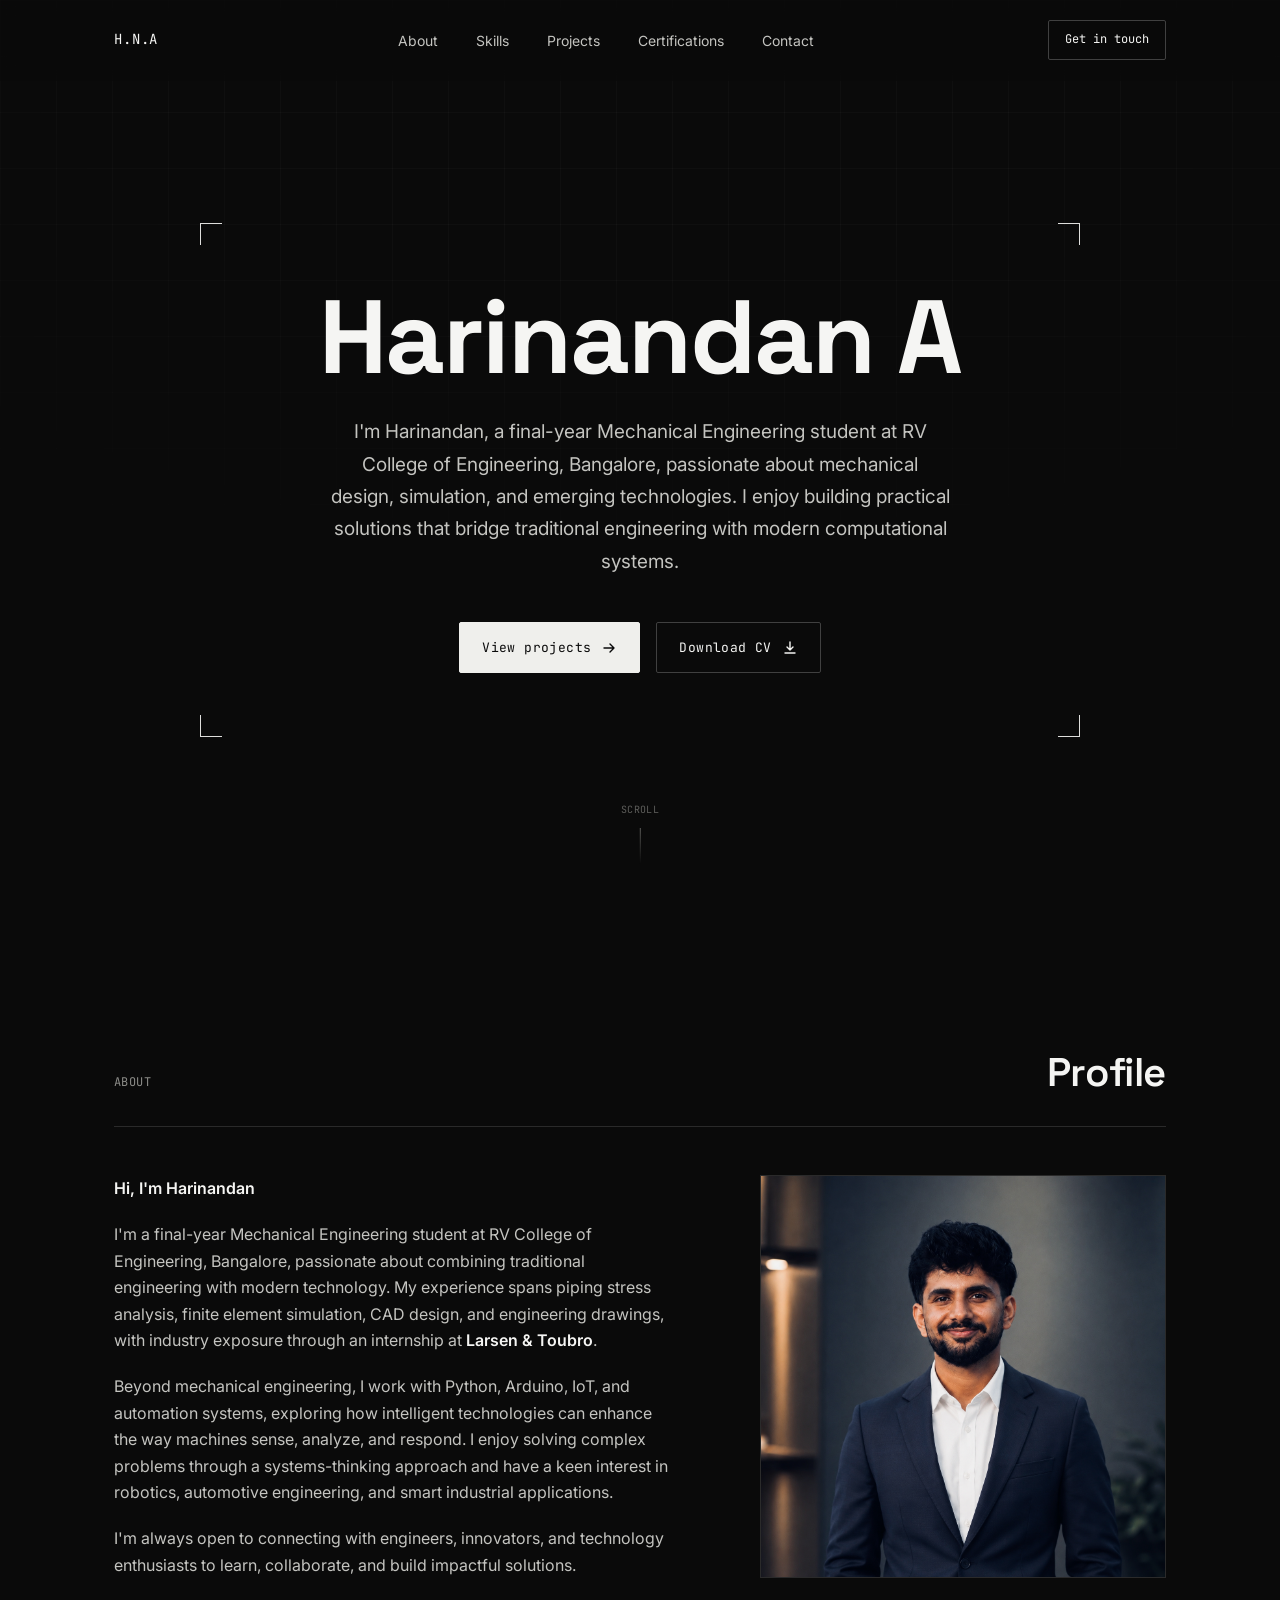
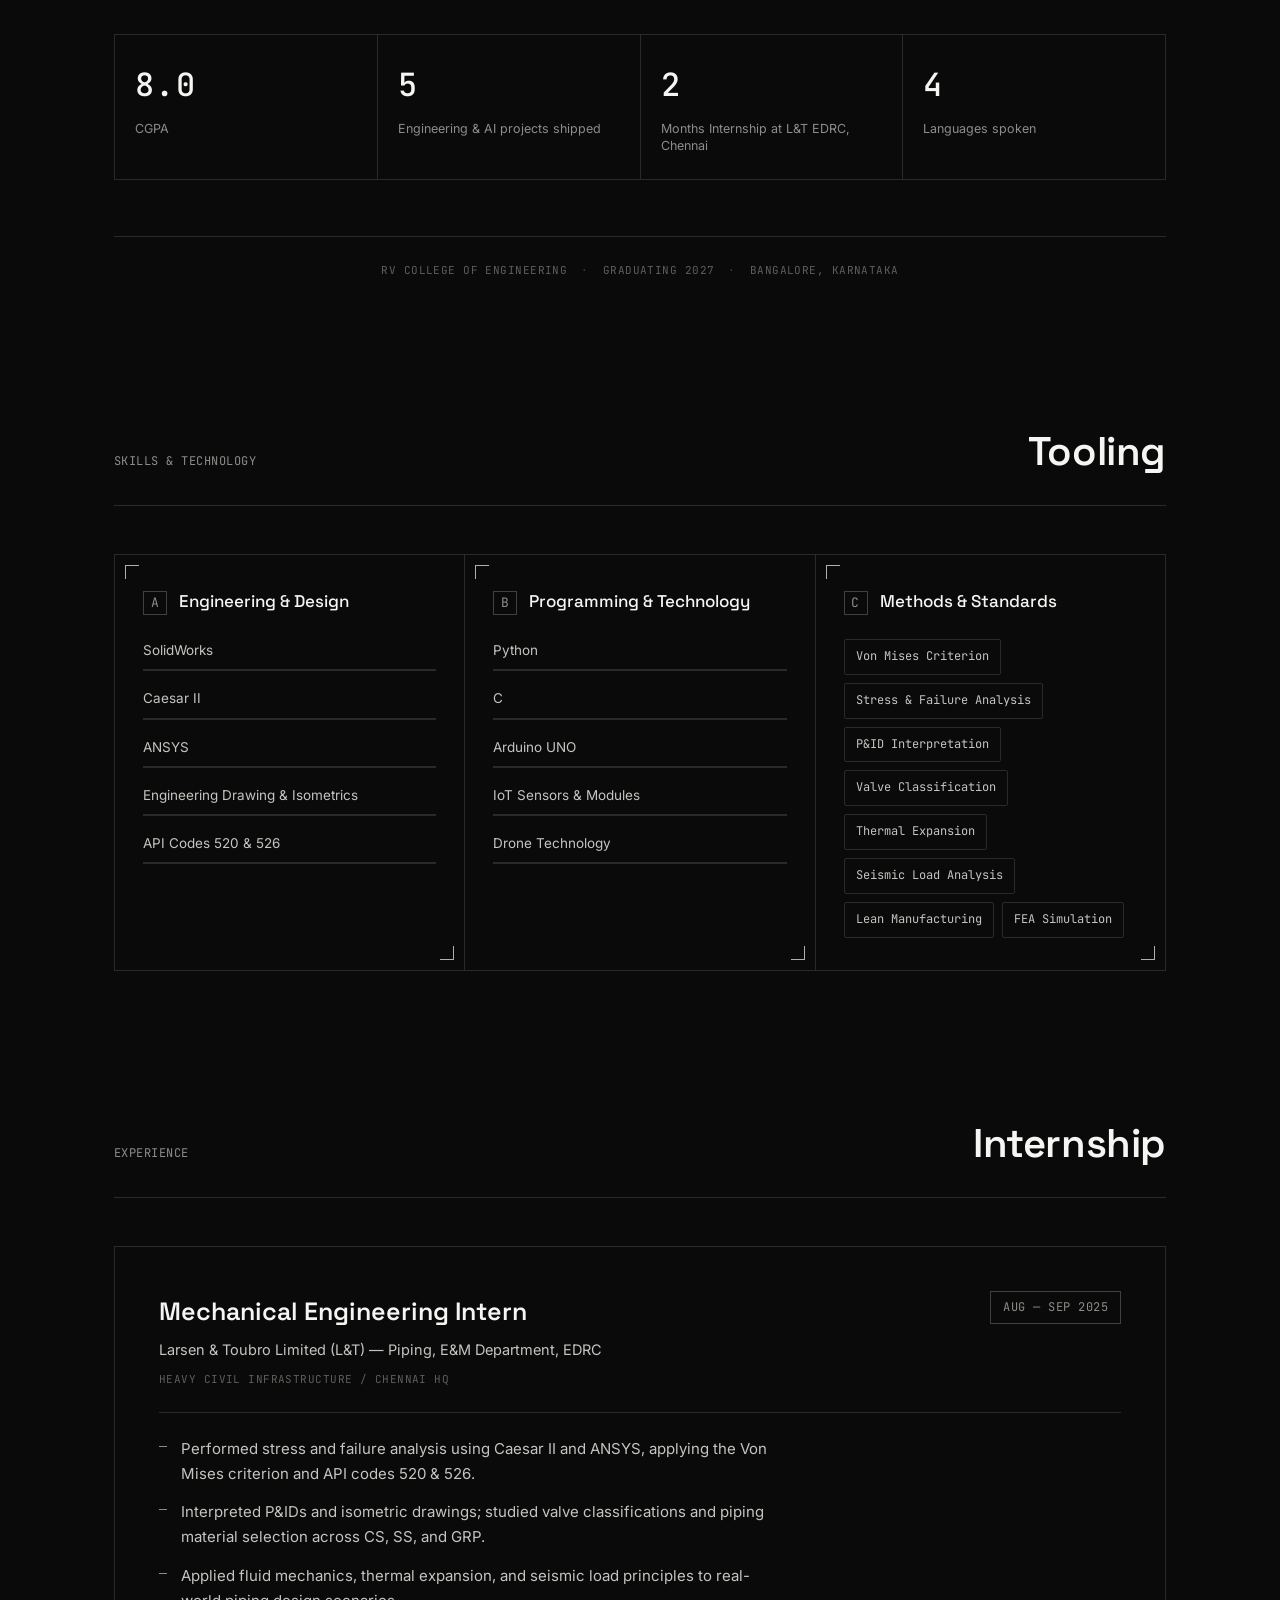
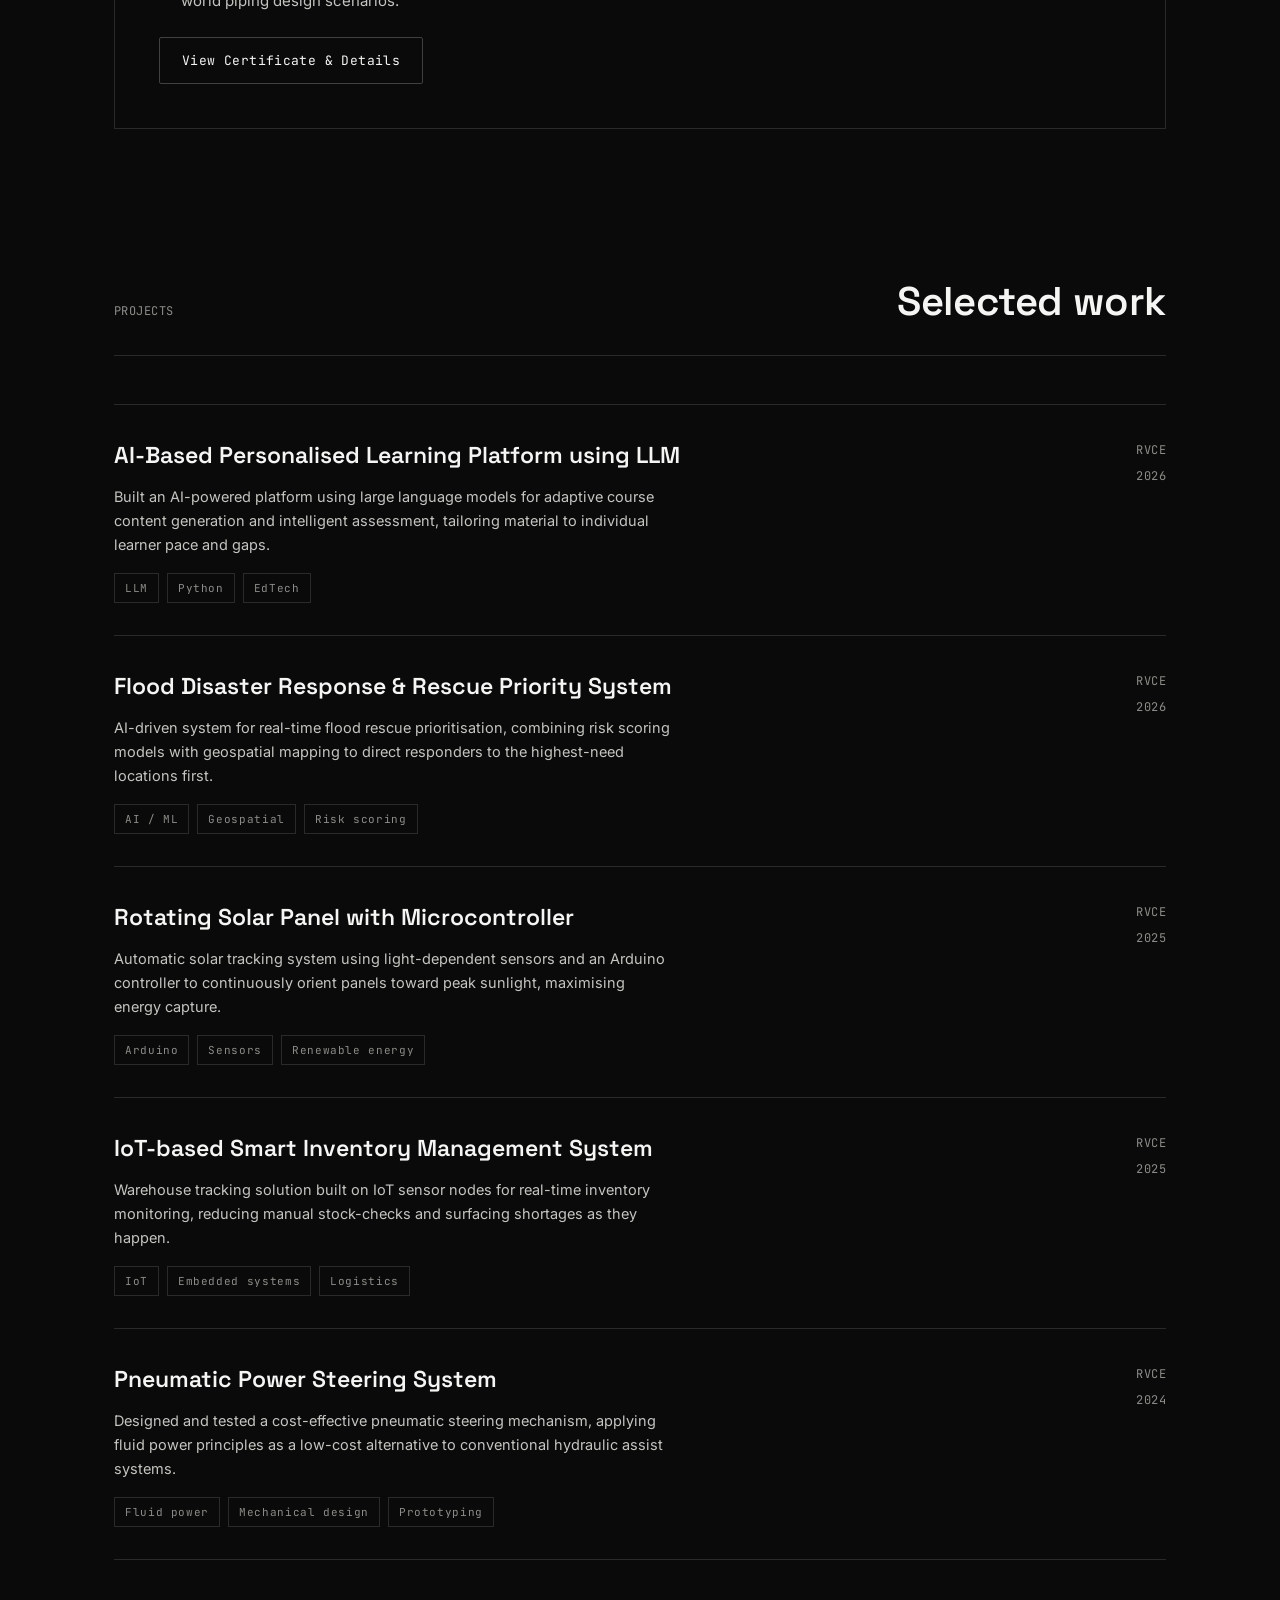
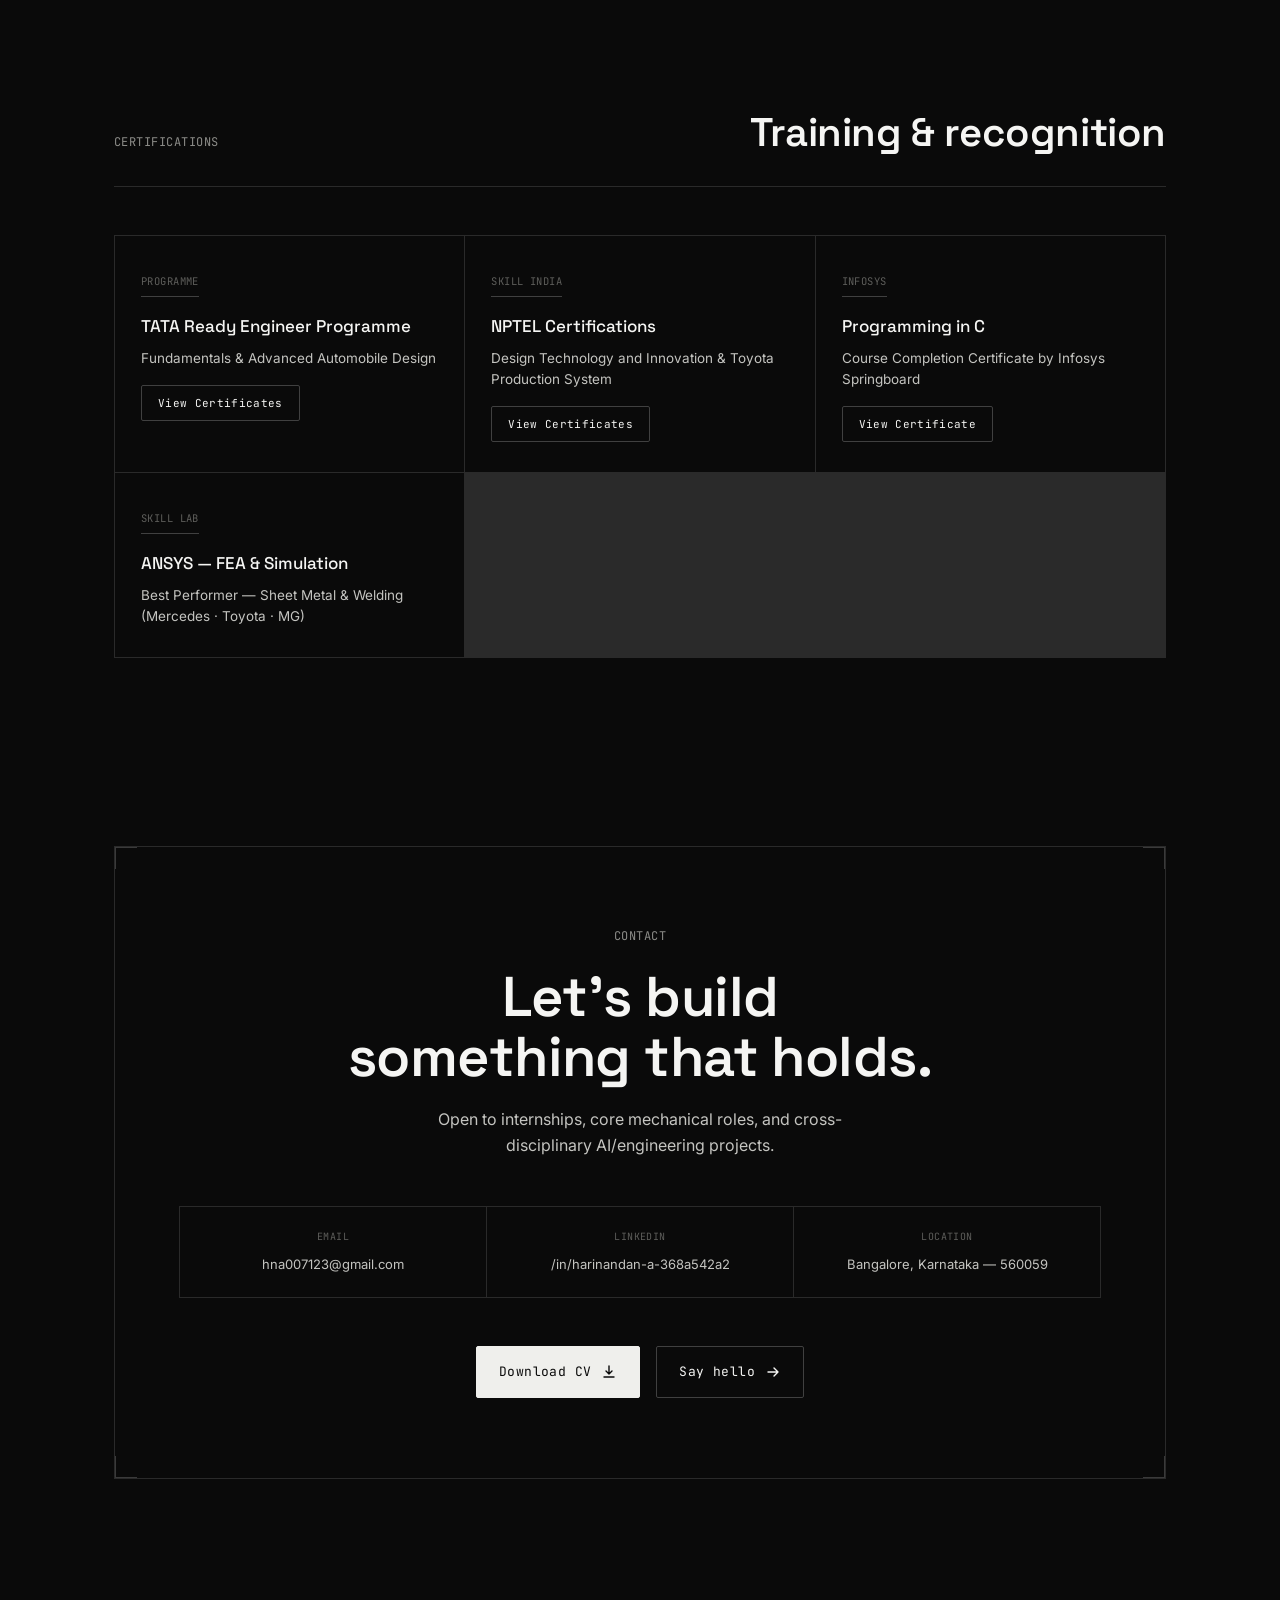
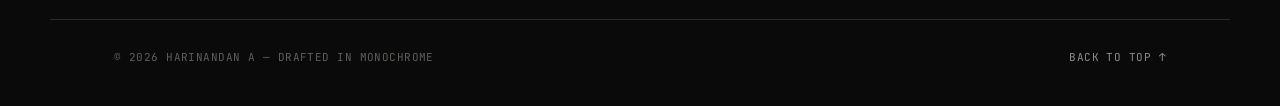
<file: index.html>
<!DOCTYPE html>
<html lang="en">

<head>
  <meta charset="UTF-8">
  <meta name="viewport" content="width=device-width, initial-scale=1.0">
  <title>Harinandan Portfolio</title>
  <meta name="description"
    content="Portfolio of Harinandan A — Mechanical Engineering student specializing in piping stress analysis, FEA, and engineering design.">

  <link rel="preconnect" href="https://fonts.googleapis.com">
  <link rel="preconnect" href="https://fonts.gstatic.com" crossorigin>
  <link
    href="https://fonts.googleapis.com/css2?family=Space+Grotesk:wght@400;500;600;700&family=Inter:wght@400;500;600&family=JetBrains+Mono:wght@400;500&display=swap"
    rel="stylesheet">

  <link rel="icon" type="image/svg+xml" href="assets/hnafavicon.svg">
  <link rel="stylesheet" href="style.css">
</head>

<body>

  <div class="grid-overlay" aria-hidden="true"></div>

  <div class="cursor-dot" id="cursorDot" aria-hidden="true"></div>

  <!-- ============ NAV ============ -->
  <header class="site-header" id="siteHeader">
    <nav class="nav" aria-label="Primary">
      <a href="#top" class="nav-mark">H.N.A</a>
      <button class="nav-toggle" id="navToggle" aria-label="Toggle menu" aria-expanded="false">
        <span></span><span></span><span></span>
      </button>
      <ul class="nav-links" id="navLinks">
        <li><a href="#about">About</a></li>
        <li><a href="#skills">Skills</a></li>
        <li><a href="#projects">Projects</a></li>
        <li><a href="#certifications">Certifications</a></li>
        <li><a href="#contact">Contact</a></li>
      </ul>
      <a href="#contact" class="nav-cta">Get in touch</a>
    </nav>
  </header>

  <main id="top">

    <!-- ============ HERO ============ -->
    <section class="hero" id="hero">
      <div class="hero-frame">
        <div class="hero-corner tl" aria-hidden="true"></div>
        <div class="hero-corner tr" aria-hidden="true"></div>
        <div class="hero-corner bl" aria-hidden="true"></div>
        <div class="hero-corner br" aria-hidden="true"></div>


        <h1 class="hero-title">
          <span class="line">Harinandan A</span>
        </h1>

        <p class="hero-subtitle">
          I'm Harinandan, a final-year Mechanical Engineering student at RV College of Engineering, Bangalore,
          passionate about mechanical design, simulation, and emerging technologies. I enjoy building practical
          solutions that bridge traditional engineering with modern computational systems.
        </p>


        <div class="hero-actions">
          <a href="#projects" class="btn btn-primary">
            <span>View projects</span>
            <svg width="16" height="16" viewBox="0 0 16 16" fill="none">
              <path d="M3 8H13M13 8L9 4M13 8L9 12" stroke="currentColor" stroke-width="1.4" stroke-linecap="round"
                stroke-linejoin="round" />
            </svg>
          </a>
          <a href="assets/Harinandan A Resume.pdf" class="btn btn-ghost" id="heroDownload" download>
            <span>Download CV</span>
            <svg width="16" height="16" viewBox="0 0 16 16" fill="none">
              <path d="M8 2V10M8 10L5 7M8 10L11 7M3 13H13" stroke="currentColor" stroke-width="1.4"
                stroke-linecap="round" stroke-linejoin="round" />
            </svg>
          </a>
        </div>
      </div>

      <div class="hero-scroll mono" aria-hidden="true">
        <span>SCROLL</span>
        <div class="hero-scroll-line"></div>
      </div>
    </section>

    <!-- ============ ABOUT ============ -->
    <section class="section" id="about"></section>

    <!-- ============ SKILLS ============ -->
    <section class="section" id="skills"></section>

    <!-- ============ EXPERIENCE ============ -->
    <section class="section" id="experience"></section>

    <!-- ============ PROJECTS ============ -->
    <section class="section" id="projects"></section>

    <!-- ============ CERTIFICATIONS ============ -->
    <section class="section" id="certifications"></section>

    <!-- ============ CONTACT ============ -->
    <section class="section section-contact" id="contact"></section>

  </main>

  <footer class="site-footer">
    <p class="mono">© <span id="year"></span> HARINANDAN A — DRAFTED IN MONOCHROME</p>
    <a href="#top" class="footer-top mono">BACK TO TOP ↑</a>
  </footer>

  <div class="modal" id="internshipModal" aria-hidden="true">
    <div class="modal-overlay" id="modalOverlay"></div>
    <div class="modal-content">
      <button class="modal-close" id="modalClose" aria-label="Close modal">×</button>
      <h3 class="modal-title">Internship Details</h3>
      <p class="modal-desc">
        During my 2-month internship at Larsen &amp; Toubro (L&amp;T) EDRC, Chennai, I worked in the Piping, E&amp;M
        Department within Heavy Civil Infrastructure.
        <br><br>
        <strong>Key Responsibilities:</strong><br>
        • Performed stress and failure analysis using Caesar II and ANSYS, applying the Von Mises criterion and API
        codes 520 &amp; 526.<br>
        • Interpreted P&amp;IDs and isometric drawings; studied valve classifications and piping material selection
        across CS, SS, and GRP.<br>
        • Applied fluid mechanics, thermal expansion, and seismic load principles to real-world piping design scenarios.
      </p>
      <img src="assets/Internship Certificate.jpg" alt="Internship Certificate" class="modal-cert">
    </div>
  </div>

  <div class="modal" id="certModal" aria-hidden="true">
    <div class="modal-overlay" id="certModalOverlay"></div>
    <div class="modal-content">
      <button class="modal-close" id="certModalClose" aria-label="Close modal">×</button>
      <h3 class="modal-title" id="certModalTitle">Certificate Title</h3>
      <p class="modal-desc" id="certModalDesc">Certificate description</p>
      <div id="certModalImages" style="display:flex; flex-direction:column; gap:16px;"></div>
    </div>
  </div>

  <script src="script.js"></script>
</body>

</html>
</file>
<file: style.css>
/* ============================================
   TOKENS
   ============================================ */
:root {
  --bg: #0a0a0a;
  --bg-raised: #131313;
  --surface: #161616;
  --line: #2a2a2a;
  --line-strong: #404040;
  --ink: #f5f5f3;
  --ink-dim: #c4c4c0;
  --muted: #8c8c88;
  --muted-dim: #5e5e5b;
  --off-white: #efefec;

  --font-display: "Space Grotesk", sans-serif;
  --font-body: "Inter", sans-serif;
  --font-mono: "JetBrains Mono", monospace;

  --container: 1180px;
  --gutter: clamp(24px, 6vw, 64px);

  --ease: cubic-bezier(0.16, 1, 0.3, 1);
}

* { margin: 0; padding: 0; box-sizing: border-box; }

html {
  scroll-behavior: smooth;
}

@media (prefers-reduced-motion: reduce) {
  html { scroll-behavior: auto; }
  *, *::before, *::after {
    animation-duration: 0.01ms !important;
    animation-iteration-count: 1 !important;
    transition-duration: 0.01ms !important;
    scroll-behavior: auto !important;
  }
}

body {
  background: var(--bg);
  color: var(--ink);
  font-family: var(--font-body);
  font-size: 16px;
  line-height: 1.65;
  -webkit-font-smoothing: antialiased;
  overflow-x: hidden;
}

::selection {
  background: var(--off-white);
  color: var(--bg);
}

a { color: inherit; text-decoration: none; }
ul { list-style: none; }
svg { display: block; }

.mono { font-family: var(--font-mono); letter-spacing: 0.04em; }

/* Faint blueprint grid texture across the page */
.grid-overlay {
  position: fixed;
  inset: 0;
  pointer-events: none;
  z-index: 1;
  background-image:
    linear-gradient(to right, rgba(255,255,255,0.025) 1px, transparent 1px),
    linear-gradient(to bottom, rgba(255,255,255,0.025) 1px, transparent 1px);
  background-size: 56px 56px;
  mask-image: radial-gradient(ellipse 90% 70% at 50% 0%, black 40%, transparent 100%);
}

/* Custom cursor accent dot — desktop only, decorative */
.cursor-dot {
  position: fixed;
  width: 7px;
  height: 7px;
  border-radius: 50%;
  border: 1px solid var(--off-white);
  pointer-events: none;
  z-index: 999;
  transform: translate(-50%, -50%);
  transition: width 0.2s var(--ease), height 0.2s var(--ease), opacity 0.2s;
  opacity: 0;
  mix-blend-mode: difference;
}
@media (hover: none) { .cursor-dot { display: none; } }

/* ============================================
   LAYOUT HELPERS
   ============================================ */
.section {
  max-width: var(--container);
  margin: 0 auto;
  padding: clamp(72px, 12vw, 140px) var(--gutter) 0;
  position: relative;
  z-index: 2;
}

.section-head {
  display: flex;
  align-items: baseline;
  justify-content: space-between;
  gap: 24px;
  border-bottom: 1px solid var(--line);
  padding-bottom: 20px;
  margin-bottom: 48px;
}

.fig-label {
  font-size: 12px;
  color: var(--muted);
}

.section-title {
  font-family: var(--font-display);
  font-weight: 600;
  font-size: clamp(28px, 4vw, 40px);
  letter-spacing: -0.01em;
}

/* ============================================
   NAV
   ============================================ */
.site-header {
  position: fixed;
  top: 0;
  left: 0;
  right: 0;
  z-index: 100;
  background: rgba(10,10,10,0.72);
  backdrop-filter: blur(10px);
  border-bottom: 1px solid transparent;
  transition: border-color 0.3s var(--ease);
}
.site-header.scrolled {
  border-bottom-color: var(--line);
}

.nav {
  max-width: var(--container);
  margin: 0 auto;
  padding: 20px var(--gutter);
  display: flex;
  align-items: center;
  justify-content: space-between;
  gap: 24px;
}

.nav-mark {
  font-family: var(--font-mono);
  font-size: 14px;
  letter-spacing: 0.06em;
  flex-shrink: 0;
}
.nav-mark-dot { color: var(--muted); }

.nav-links {
  display: flex;
  gap: 32px;
  margin: 0 auto;
}
.nav-links a {
  font-size: 14px;
  color: var(--ink-dim);
  position: relative;
  padding-bottom: 4px;
  transition: color 0.25s var(--ease);
}
.nav-links a::before {
  content: attr(data-label);
  font-family: var(--font-mono);
  font-size: 10px;
  color: var(--muted-dim);
  margin-right: 6px;
}
.nav-links a::after {
  content: "";
  position: absolute;
  left: 0; right: 100%; bottom: 0;
  height: 1px;
  background: var(--ink);
  transition: right 0.3s var(--ease);
}
.nav-links a:hover { color: var(--ink); }
.nav-links a:hover::after { right: 0; }

.nav-cta {
  font-family: var(--font-mono);
  font-size: 12px;
  border: 1px solid var(--line-strong);
  padding: 9px 16px;
  border-radius: 2px;
  flex-shrink: 0;
  transition: background 0.25s var(--ease), color 0.25s var(--ease);
}
.nav-cta:hover { background: var(--off-white); color: var(--bg); }

.nav-toggle {
  display: none;
  flex-direction: column;
  justify-content: center;
  gap: 5px;
  width: 32px;
  height: 32px;
  background: none;
  border: none;
  cursor: pointer;
}
.nav-toggle span {
  display: block;
  height: 1px;
  background: var(--ink);
  width: 100%;
  transition: transform 0.25s var(--ease), opacity 0.25s var(--ease);
}

/* ============================================
   HERO
   ============================================ */
.hero {
  min-height: 100vh;
  display: flex;
  flex-direction: column;
  align-items: center;
  justify-content: center;
  padding: 120px var(--gutter) 60px;
  position: relative;
  z-index: 2;
}

.hero-frame {
  position: relative;
  max-width: 880px;
  width: 100%;
  padding: clamp(32px, 6vw, 64px) clamp(8px, 4vw, 32px);
  text-align: center;
}

.hero-corner {
  position: absolute;
  width: 22px;
  height: 22px;
  border-color: var(--line-strong);
  opacity: 0.9;
}
.hero-corner.tl { top: 0; left: 0; border-top: 1px solid; border-left: 1px solid; }
.hero-corner.tr { top: 0; right: 0; border-top: 1px solid; border-right: 1px solid; }
.hero-corner.bl { bottom: 0; left: 0; border-bottom: 1px solid; border-left: 1px solid; }
.hero-corner.br { bottom: 0; right: 0; border-bottom: 1px solid; border-right: 1px solid; }

.eyebrow {
  font-size: 12px;
  color: var(--muted);
  margin-bottom: 28px;
  opacity: 0;
  animation: fadeUp 0.7s var(--ease) 0.1s forwards;
}

.hero-title {
  font-family: var(--font-display);
  font-weight: 700;
  font-size: clamp(48px, 10vw, 104px);
  line-height: 0.98;
  letter-spacing: -0.02em;
  margin-bottom: 28px;
  overflow: hidden;
}
.hero-title .line {
  display: inline-block;
  opacity: 0;
  transform: translateY(100%);
  animation: revealUp 0.9s var(--ease) 0.2s forwards;
}

.hero-subtitle {
  font-size: clamp(16px, 2vw, 19px);
  color: var(--ink-dim);
  max-width: 620px;
  margin: 0 auto 44px;
  line-height: 1.7;
  opacity: 0;
  animation: fadeUp 0.7s var(--ease) 0.45s forwards;
}
.hero-subtitle em {
  font-style: normal;
  color: var(--ink);
  border-bottom: 1px solid var(--line-strong);
}

.hero-meta {
  display: flex;
  justify-content: center;
  gap: clamp(16px, 4vw, 40px);
  flex-wrap: wrap;
  margin-bottom: 48px;
  opacity: 0;
  animation: fadeUp 0.7s var(--ease) 0.6s forwards;
}
.hero-meta-item {
  display: flex;
  flex-direction: column;
  gap: 6px;
  text-align: left;
}
.hero-meta-label {
  font-size: 10px;
  color: var(--muted-dim);
}
.hero-meta-value {
  font-size: 12px;
  color: var(--ink-dim);
}

.hero-actions {
  display: flex;
  justify-content: center;
  gap: 16px;
  flex-wrap: wrap;
  opacity: 0;
  animation: fadeUp 0.7s var(--ease) 0.75s forwards;
}

@keyframes fadeUp {
  from { opacity: 0; transform: translateY(14px); }
  to { opacity: 1; transform: translateY(0); }
}
@keyframes revealUp {
  from { opacity: 0; transform: translateY(100%); }
  to { opacity: 1; transform: translateY(0); }
}

.hero-scroll {
  position: absolute;
  bottom: 36px;
  left: 50%;
  transform: translateX(-50%);
  display: flex;
  flex-direction: column;
  align-items: center;
  gap: 10px;
  font-size: 10px;
  color: var(--muted-dim);
}
.hero-scroll-line {
  width: 1px;
  height: 36px;
  background: linear-gradient(to bottom, var(--muted-dim), transparent);
  position: relative;
  overflow: hidden;
}
.hero-scroll-line::after {
  content: "";
  position: absolute;
  top: -100%;
  left: 0;
  width: 100%;
  height: 100%;
  background: var(--ink);
  animation: scrollDrip 1.8s ease-in-out infinite;
}
@keyframes scrollDrip {
  0% { top: -100%; }
  60% { top: 100%; }
  100% { top: 100%; }
}

/* ============================================
   BUTTONS
   ============================================ */
.btn {
  display: inline-flex;
  align-items: center;
  gap: 10px;
  font-family: var(--font-mono);
  font-size: 13px;
  letter-spacing: 0.03em;
  padding: 14px 22px;
  border-radius: 2px;
  border: 1px solid var(--line-strong);
  transition: background 0.25s var(--ease), color 0.25s var(--ease), border-color 0.25s var(--ease), transform 0.2s var(--ease);
}
.btn svg { transition: transform 0.25s var(--ease); }
.btn-primary {
  background: var(--off-white);
  color: var(--bg);
  border-color: var(--off-white);
}
.btn-primary:hover { background: transparent; color: var(--ink); transform: translateY(-2px); }
.btn-ghost {
  background: transparent;
  color: var(--ink);
}
.btn-ghost:hover { background: var(--off-white); color: var(--bg); transform: translateY(-2px); }
.btn:hover svg { transform: translateX(3px); }

/* ============================================
   ABOUT
   ============================================ */
.about-grid {
  display: grid;
  grid-template-columns: 1.4fr 1fr;
  gap: clamp(32px, 6vw, 80px);
  margin-bottom: 56px;
}

.about-copy p {
  color: var(--ink-dim);
  font-size: 16px;
  margin-bottom: 20px;
  max-width: 56ch;
}
.about-copy p:last-child { margin-bottom: 0; }
.about-copy strong { color: var(--ink); font-weight: 600; }

.about-photo-container {
  width: 100%;
  height: 100%;
  position: relative;
  overflow: hidden;
  border: 1px solid var(--line);
  background: var(--line);
}
.about-photo {
  width: 100%;
  height: 100%;
  object-fit: cover;
  display: block;
}

.about-stats {
  display: grid;
  grid-template-columns: repeat(4, 1fr);
  gap: 1px;
  background: var(--line);
  border: 1px solid var(--line);
  margin-bottom: 56px;
}
.stat-block {
  background: var(--bg);
  padding: 24px 20px;
  display: flex;
  flex-direction: column;
  gap: 8px;
}
.stat-number {
  font-size: 32px;
  color: var(--ink);
  font-weight: 500;
}
.stat-label {
  font-size: 12.5px;
  color: var(--muted);
  line-height: 1.4;
}

.callout-strip {
  display: flex;
  align-items: center;
  justify-content: center;
  gap: 14px;
  flex-wrap: wrap;
  font-size: 11px;
  color: var(--muted-dim);
  border-top: 1px solid var(--line);
  padding-top: 24px;
}
.callout-strip .dot { color: var(--line-strong); }

/* ============================================
   SKILLS
   ============================================ */
.skills-grid {
  display: grid;
  grid-template-columns: repeat(3, 1fr);
  gap: 1px;
  background: var(--line);
  border: 1px solid var(--line);
}

.skill-card {
  background: var(--bg);
  padding: 32px 28px;
  position: relative;
  transition: background 0.3s var(--ease);
}
.skill-card:hover { background: var(--bg-raised); }

.skill-card-corner {
  position: absolute;
  width: 14px;
  height: 14px;
  border-color: var(--line-strong);
  opacity: 0.7;
}
.skill-card-corner.tl { top: 10px; left: 10px; border-top: 1px solid; border-left: 1px solid; }
.skill-card-corner.br { bottom: 10px; right: 10px; border-bottom: 1px solid; border-right: 1px solid; }

.skill-card-head {
  display: flex;
  align-items: baseline;
  gap: 12px;
  margin-bottom: 24px;
}
.skill-index {
  font-size: 13px;
  color: var(--muted);
  border: 1px solid var(--line-strong);
  width: 24px;
  height: 24px;
  display: flex;
  align-items: center;
  justify-content: center;
  flex-shrink: 0;
}
.skill-card-head h3 {
  font-family: var(--font-display);
  font-size: 17px;
  font-weight: 500;
}

.skill-list { display: flex; flex-direction: column; gap: 16px; }
.skill-list li {
  display: flex;
  flex-direction: column;
  gap: 8px;
  font-size: 13.5px;
  color: var(--ink-dim);
}
.bar {
  display: block;
  height: 2px;
  background: var(--line);
  position: relative;
  overflow: hidden;
}
.bar span {
  display: block;
  height: 100%;
  background: var(--ink);
  width: 0;
  transition: width 1.1s var(--ease);
}
.skill-card.in-view .bar span { width: var(--target-width); }

.skill-tags {
  display: flex;
  flex-wrap: wrap;
  gap: 8px;
}
.skill-tags li {
  font-size: 12px;
  font-family: var(--font-mono);
  color: var(--ink-dim);
  border: 1px solid var(--line);
  padding: 7px 11px;
  border-radius: 2px;
  transition: border-color 0.25s var(--ease), color 0.25s var(--ease);
}
.skill-tags li:hover {
  border-color: var(--line-strong);
  color: var(--ink);
}

/* ============================================
   EXPERIENCE
   ============================================ */
.exp-card {
  border: 1px solid var(--line);
  padding: clamp(28px, 5vw, 44px);
  position: relative;
}
.exp-card-top {
  display: flex;
  justify-content: space-between;
  align-items: flex-start;
  gap: 20px;
  flex-wrap: wrap;
  margin-bottom: 8px;
}
.exp-card-top h3 {
  font-family: var(--font-display);
  font-size: clamp(20px, 3vw, 25px);
  font-weight: 600;
  margin-bottom: 6px;
}
.exp-company {
  color: var(--ink-dim);
  font-size: 14.5px;
}
.exp-date {
  font-size: 12px;
  color: var(--muted);
  border: 1px solid var(--line-strong);
  padding: 6px 12px;
  white-space: nowrap;
}
.exp-location {
  font-size: 11px;
  color: var(--muted-dim);
  margin-bottom: 24px;
}
.exp-list {
  display: flex;
  flex-direction: column;
  gap: 14px;
  border-top: 1px solid var(--line);
  padding-top: 24px;
}
.exp-list li {
  color: var(--ink-dim);
  font-size: 15px;
  padding-left: 22px;
  position: relative;
  max-width: 70ch;
}
.exp-list li::before {
  content: "";
  position: absolute;
  left: 0;
  top: 9px;
  width: 8px;
  height: 1px;
  background: var(--muted);
}

/* ============================================
   PROJECTS
   ============================================ */
.projects-list {
  display: flex;
  flex-direction: column;
}

.project-row {
  display: grid;
  grid-template-columns: 1fr auto;
  gap: 28px;
  align-items: start;
  padding: 32px 0;
  border-top: 1px solid var(--line);
  transition: padding-left 0.35s var(--ease), background 0.35s var(--ease);
}
.projects-list .project-row:last-child {
  border-bottom: 1px solid var(--line);
}
.project-row:hover {
  padding-left: 16px;
  background: var(--bg-raised);
}

.project-id {
  font-size: 13px;
  color: var(--muted-dim);
  padding-top: 4px;
}

.project-body h3 {
  font-family: var(--font-display);
  font-size: clamp(19px, 2.4vw, 23px);
  font-weight: 600;
  margin-bottom: 10px;
  max-width: 46ch;
}
.project-body p {
  color: var(--ink-dim);
  font-size: 14.5px;
  max-width: 62ch;
  margin-bottom: 16px;
}
.project-tags {
  display: flex;
  gap: 8px;
  flex-wrap: wrap;
}
.project-tags span {
  font-size: 11px;
  color: var(--muted);
  border: 1px solid var(--line);
  padding: 5px 10px;
}

.project-meta {
  display: flex;
  flex-direction: column;
  align-items: flex-end;
  gap: 6px;
  font-size: 12px;
  color: var(--muted);
  padding-top: 4px;
  white-space: nowrap;
}

/* ============================================
   CERTIFICATIONS
   ============================================ */
.cert-grid {
  display: grid;
  grid-template-columns: repeat(3, 1fr);
  gap: 1px;
  background: var(--line);
  border: 1px solid var(--line);
  margin-bottom: 48px;
}
.cert-card {
  background: var(--bg);
  padding: 30px 26px;
  transition: background 0.3s var(--ease);
}
.cert-card:hover { background: var(--bg-raised); }
.cert-tag {
  font-size: 10.5px;
  color: var(--muted-dim);
  display: inline-block;
  margin-bottom: 18px;
  border-bottom: 1px solid var(--line-strong);
  padding-bottom: 6px;
}
.cert-card h3 {
  font-family: var(--font-display);
  font-size: 17px;
  font-weight: 500;
  margin-bottom: 10px;
  line-height: 1.35;
}
.cert-card p {
  font-size: 13.5px;
  color: var(--ink-dim);
  line-height: 1.55;
}

.extra-row {
  display: grid;
  grid-template-columns: 1fr 1fr;
  gap: 32px;
  border-top: 1px solid var(--line);
  padding-top: 32px;
}
.extra-block h4 {
  font-size: 11px;
  color: var(--muted-dim);
  margin-bottom: 12px;
}
.extra-block p {
  color: var(--ink-dim);
  font-size: 14px;
  line-height: 1.7;
}
.extra-block p span {
  color: var(--muted);
  font-size: 12.5px;
}

.extra-block.large-text h4 {
  font-size: 15px;
  color: var(--muted);
  margin-bottom: 16px;
}
.extra-block.large-text p {
  font-size: 18px;
  color: var(--ink);
  line-height: 1.6;
}
.extra-block.large-text p span {
  font-size: 15px;
}

/* ============================================
   CONTACT
   ============================================ */
.section-contact {
  padding-bottom: clamp(80px, 12vw, 140px);
}
.contact-frame {
  position: relative;
  border: 1px solid var(--line);
  padding: clamp(40px, 7vw, 80px) clamp(24px, 6vw, 64px);
  text-align: center;
}
.contact-frame .hero-corner { border-color: var(--line-strong); }

.contact-title {
  font-family: var(--font-display);
  font-weight: 600;
  font-size: clamp(32px, 6vw, 56px);
  line-height: 1.08;
  letter-spacing: -0.01em;
  margin: 20px 0 18px;
}
.contact-sub {
  color: var(--ink-dim);
  font-size: 16px;
  max-width: 460px;
  margin: 0 auto 48px;
}

.contact-grid {
  display: grid;
  grid-template-columns: repeat(3, 1fr);
  gap: 1px;
  background: var(--line);
  border: 1px solid var(--line);
  margin-bottom: 48px;
}
.contact-item {
  background: var(--bg);
  padding: 22px 18px;
  display: flex;
  flex-direction: column;
  gap: 8px;
  align-items: center;
  transition: background 0.25s var(--ease);
}
.contact-item:not(.contact-item-static):hover { background: var(--bg-raised); }
.contact-label {
  font-size: 10px;
  color: var(--muted-dim);
}
.contact-value {
  font-size: 13px;
  color: var(--ink-dim);
  word-break: break-word;
}
.contact-item:not(.contact-item-static):hover .contact-value { color: var(--ink); }

.contact-actions { margin-top: 0; }

/* ============================================
   MODAL
   ============================================ */
.modal {
  position: fixed;
  inset: 0;
  z-index: 1000;
  display: flex;
  align-items: center;
  justify-content: center;
  padding: var(--gutter);
  opacity: 0;
  pointer-events: none;
  transition: opacity 0.3s var(--ease);
}
.modal.open {
  opacity: 1;
  pointer-events: auto;
}
.modal-overlay {
  position: absolute;
  inset: 0;
  background: rgba(0, 0, 0, 0.85);
  backdrop-filter: blur(8px);
}
.modal-content {
  position: relative;
  background: var(--surface);
  border: 1px solid var(--line);
  padding: 40px;
  max-width: 800px;
  width: 100%;
  max-height: 90vh;
  overflow-y: auto;
  transform: translateY(20px);
  transition: transform 0.3s var(--ease);
}
.modal.open .modal-content {
  transform: translateY(0);
}
.modal-close {
  position: absolute;
  top: 16px;
  right: 16px;
  background: none;
  border: none;
  color: var(--muted);
  font-size: 28px;
  cursor: pointer;
  transition: color 0.2s var(--ease);
}
.modal-close:hover {
  color: var(--ink);
}
.modal-title {
  font-family: var(--font-display);
  font-size: 24px;
  margin-bottom: 16px;
}
.modal-desc {
  color: var(--ink-dim);
  font-size: 15px;
  line-height: 1.6;
  margin-bottom: 24px;
}
.modal-cert {
  width: 100%;
  height: auto;
  border: 1px solid var(--line);
  display: block;
}

/* ============================================
   FOOTER
   ============================================ */
.site-footer {
  max-width: var(--container);
  margin: 0 auto;
  padding: 28px var(--gutter) 40px;
  display: flex;
  justify-content: space-between;
  align-items: center;
  gap: 16px;
  border-top: 1px solid var(--line);
  color: var(--muted-dim);
  font-size: 11px;
  position: relative;
  z-index: 2;
}
.footer-top {
  color: var(--muted);
  transition: color 0.25s var(--ease);
}
.footer-top:hover { color: var(--ink); }

/* ============================================
   SCROLL REVEAL (generic)
   ============================================ */
.reveal {
  opacity: 0;
  transform: translateY(24px);
  transition: opacity 0.7s var(--ease), transform 0.7s var(--ease);
}
.reveal.in-view {
  opacity: 1;
  transform: translateY(0);
}

/* ============================================
   RESPONSIVE
   ============================================ */
@media (max-width: 860px) {
  .about-grid { grid-template-columns: 1fr; }
  .skills-grid { grid-template-columns: 1fr; }
  .cert-grid { grid-template-columns: 1fr; }
  .contact-grid { grid-template-columns: 1fr 1fr; }
  .extra-row { grid-template-columns: 1fr; gap: 24px; }
  .project-row { grid-template-columns: 1fr; gap: 12px; }
  .project-meta { flex-direction: row; align-items: center; gap: 12px; }
}

@media (max-width: 720px) {
  .nav-links { display: none; }
  .nav-cta { display: none; }
  .nav-toggle { display: flex; }

  .nav-links.open {
    display: flex;
    flex-direction: column;
    position: absolute;
    top: 100%;
    left: 0;
    right: 0;
    background: var(--bg);
    border-bottom: 1px solid var(--line);
    padding: 8px var(--gutter) 20px;
    gap: 4px;
  }
  .nav-links.open a {
    padding: 12px 0;
    border-bottom: 1px solid var(--line);
    width: 100%;
  }

  .nav-toggle.open span:nth-child(1) { transform: translateY(6px) rotate(45deg); }
  .nav-toggle.open span:nth-child(2) { opacity: 0; }
  .nav-toggle.open span:nth-child(3) { transform: translateY(-6px) rotate(-45deg); }

  .hero-meta { flex-direction: column; align-items: center; gap: 20px; }
  .hero-meta-item { align-items: center; text-align: center; }

  .about-stats { grid-template-columns: 1fr 1fr; }
  .contact-grid { grid-template-columns: 1fr; }

  .section { padding-top: 88px; }
}

@media (max-width: 480px) {
  .hero-title { font-size: clamp(40px, 13vw, 64px); }
  .btn { width: 100%; justify-content: center; }
  .hero-actions, .contact-actions { flex-direction: column; width: 100%; }
}
</file>
